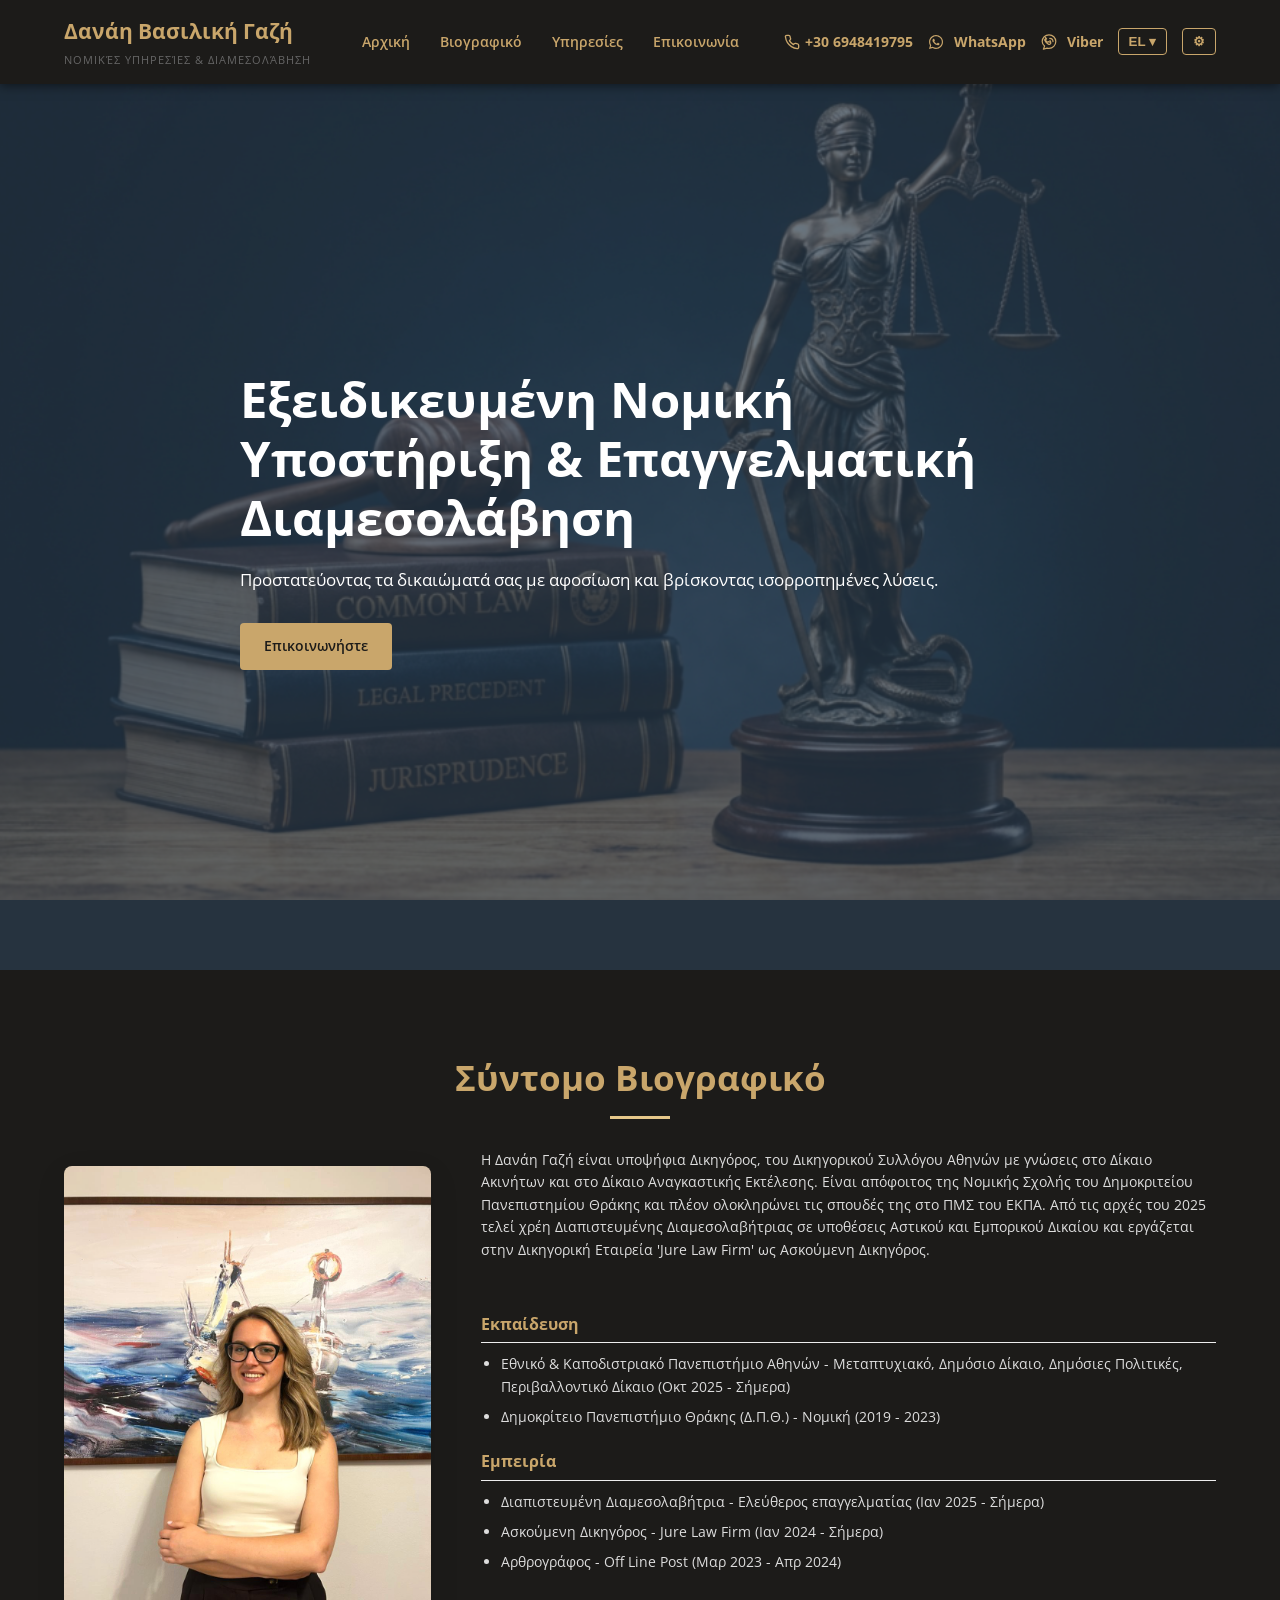
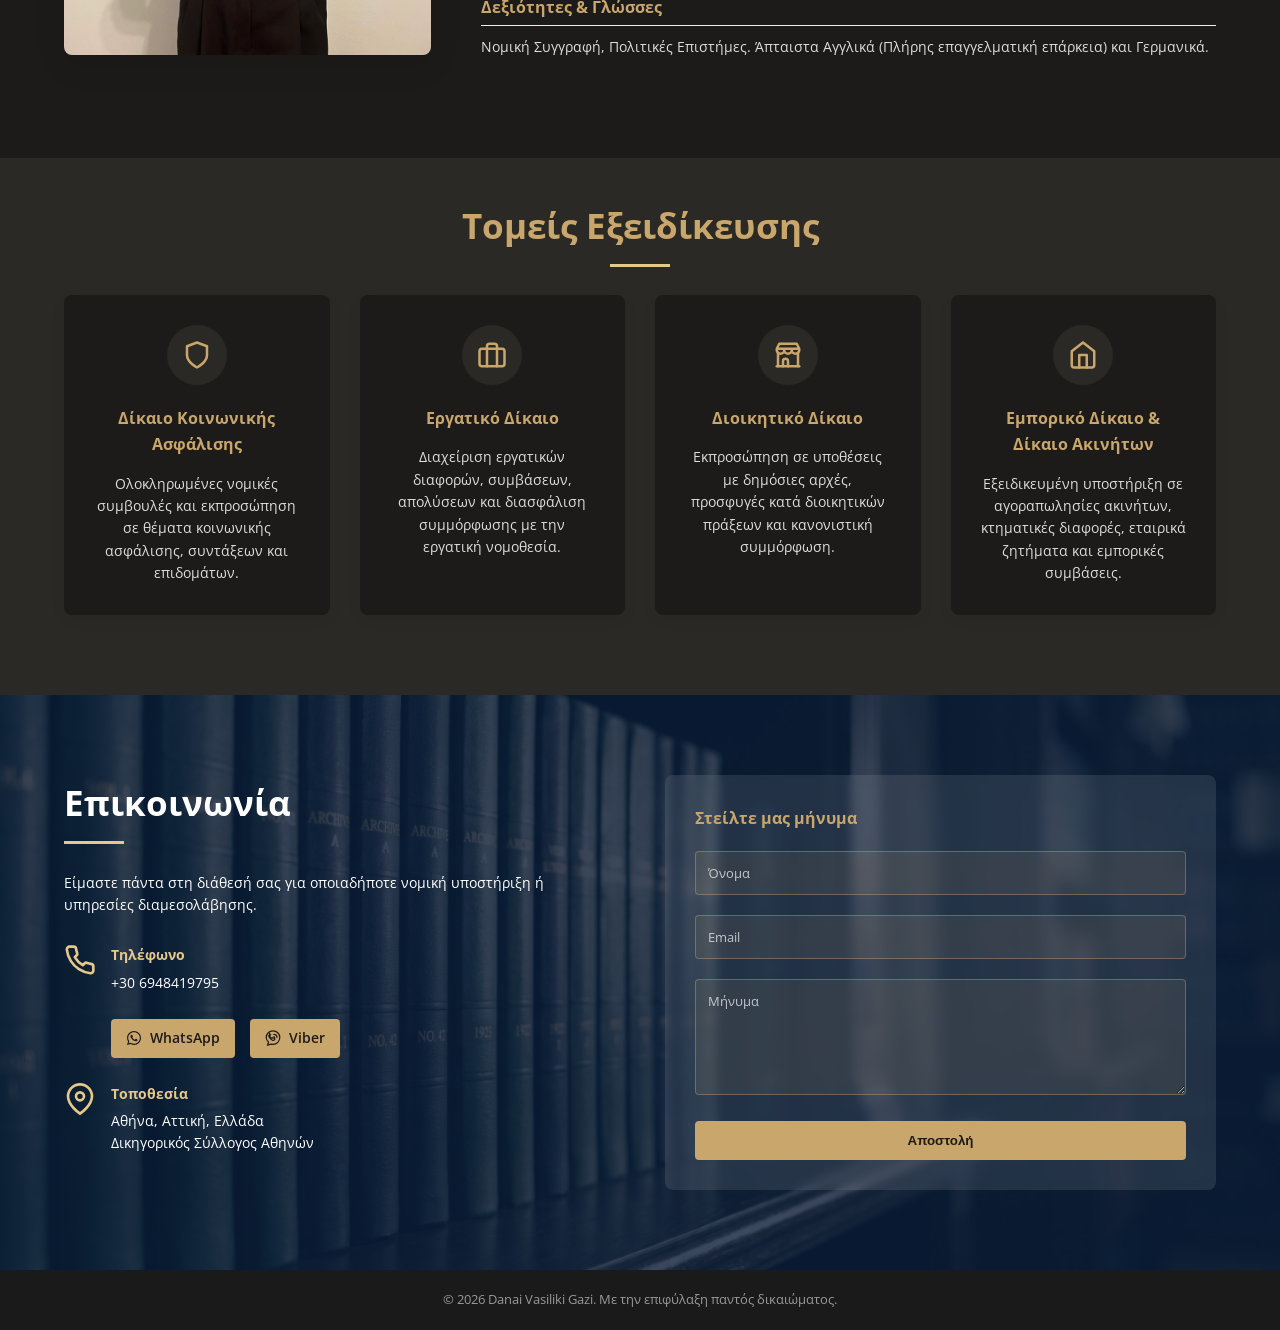
<file: danai-vasiliki-gazi/index.html>
<!DOCTYPE html>
<html lang="en">
<head>
    <meta name="google-site-verification" content="7cED5pmTlYYOZ8iL5Qbo6pSkVBy6zcgVpMgm1AXRRhg" />
    <meta charset="UTF-8">
    <meta name="viewport" content="width=device-width, initial-scale=1.0">
    <title>Danai Vasiliki Gazi - Legal Services &amp; Mediation</title>
    <meta name="description" content="Danai Vasiliki Gazi is a Trainee Lawyer and Accredited Mediator. Expert legal support and professional mediation in Athens.">
    <link rel="preload" as="image" href="dikigoros-athina-nomikes-ypiresies.jpg">
    
    <link rel="alternate" hreflang="el" href="?lang=el" />
    <link rel="alternate" hreflang="en" href="?lang=en" />
    <link rel="alternate" hreflang="de" href="?lang=de" />
    <link rel="alternate" hreflang="x-default" href="?lang=el" />

    <link rel="apple-touch-icon" sizes="180x180" href="apple-touch-icon.png">
    <link rel="icon" type="image/png" sizes="32x32" href="favicon-32x32.png">
    <link rel="icon" type="image/png" sizes="16x16" href="favicon-16x16.png">
    <link rel="icon" type="image/png" sizes="192x192" href="android-chrome-192x192.png">
    <link rel="icon" type="image/png" sizes="512x512" href="android-chrome-512x512.png">
    <link rel="icon" href="favicon.ico">

    <link rel="stylesheet" href="style.css">
    <link href="https://fonts.googleapis.com/css2?family=Open+Sans:wght@300;400;600;700&display=swap" rel="stylesheet" id="theme-font">
</head>
<body>

    <header class="site-header">
        <div class="container header-container">
            <div class="logo">
                <h1 data-i18n="logo_name">Danai Vasiliki Gazi</h1>
                <p class="subtitle" data-i18n="logo_subtitle">Legal Services &amp; Mediation</p>
            </div>
            
            <nav class="main-nav" id="main-nav">
                <ul class="nav-links">
                    <li><a href="#home" data-i18n="nav_home">Home</a></li>
                    <li><a href="#about" data-i18n="nav_about">Resume</a></li>
                    <li><a href="#services" data-i18n="nav_services">Services</a></li>
                    <li><a href="#contact" data-i18n="nav_contact">Contact</a></li>
                </ul>
                <div class="nav-actions">
                    <a href="#" class="phone-link dyn-phone-link">
                        <svg class="icon-small" viewBox="0 0 24 24" fill="none" stroke="currentColor" stroke-width="2" stroke-linecap="round" stroke-linejoin="round"><path d="M22 16.92v3a2 2 0 0 1-2.18 2 19.79 19.79 0 0 1-8.63-3.07 19.5 19.5 0 0 1-6-6 19.79 19.79 0 0 1-3.07-8.67A2 2 0 0 1 4.11 2h3a2 2 0 0 1 2 1.72 12.84 12.84 0 0 0 .7 2.81 2 2 0 0 1-.45 2.11L8.09 9.91a16 16 0 0 0 6 6l1.27-1.27a2 2 0 0 1 2.11-.45 12.84 12.84 0 0 0 2.81.7A2 2 0 0 1 22 16.92z"></path></svg>
                        <span class="dyn-phone-text"></span>
                    </a>
                    
                    <a href="#" class="phone-link dyn-wa-link social-icon-link" title="WhatsApp" target="_blank">
                        <svg class="icon-small" viewBox="0 0 448 512" fill="currentColor">
                            <path d="M380.9 97.1C339 55.1 283.2 32 223.9 32c-122.4 0-222 99.6-222 222 0 39.1 10.2 77.3 29.6 111L0 480l117.7-30.9c32.4 17.7 68.9 27 106.1 27h.1c122.3 0 224.1-99.6 224.1-222 0-59.3-25.2-115-67.1-157zm-157 341.6c-33.2 0-65.7-8.9-94-25.7l-6.7-4-69.8 18.3L72 359.2l-4.4-7c-18.5-29.4-28.2-63.3-28.2-98.2 0-101.7 82.8-184.5 184.6-184.5 49.3 0 95.6 19.2 130.4 54.1 34.8 34.9 56.2 81.2 56.1 130.5 0 101.8-84.9 184.6-186.6 184.6zm101.2-138.2c-5.5-2.8-32.8-16.2-37.9-18-5.1-1.9-8.8-2.8-12.5 2.8-3.7 5.6-14.3 18-17.6 21.8-3.2 3.7-6.5 4.2-12 1.4-32.6-16.3-54-29.1-75.5-66-5.7-9.8 5.7-9.1 16.3-30.3 1.8-3.7.9-6.9-.5-9.7-1.4-2.8-12.5-30.1-17.1-41.2-4.5-10.8-9.1-9.3-12.5-9.5-3.2-.2-6.9-.2-10.6-.2-3.7 0-9.7 1.4-14.8 6.9-5.1 5.6-19.4 19-19.4 46.3 0 27.3 19.9 53.7 22.6 57.4 2.8 3.7 39.1 59.7 94.8 83.8 35.2 15.2 49 16.5 66.6 13.9 10.7-1.6 32.8-13.4 37.4-26.4 4.6-13 4.6-24.1 3.2-26.4-1.3-2.5-5-3.9-10.5-6.6z"></path>
                        </svg>
                        <span style="margin-left: 5px;">WhatsApp</span>
                    </a>
                    <a href="#" class="phone-link dyn-viber-link social-icon-link" title="Viber" target="_blank">
                        <svg class="icon-small" viewBox="3 2 19 20" fill="none" stroke="currentColor" stroke-width="1.5" stroke-linecap="round" stroke-linejoin="round">
                            <path d="M21 11.5c0 4.69-3.81 8.5-8.5 8.5-.87 0-1.7-.13-2.5-.38L5.5 21l1.5-4C5.13 15.65 4 13.7 4 11.5 4 6.81 7.81 3 12.5 3S21 6.81 21 11.5z"></path>
                            <path d="M9.5 8c-.28-.28-.5-.5-.85-.5s-.7.22-.85.5c-.3.3-.65.7-.65 1.15s.2 1 .4 1.45c.8 1.8 2.25 3.25 4.05 4.05.45.2.95.4 1.45.4s.85-.35 1.15-.65c.15-.15.37-.57.5-.85.13-.28.13-.5.13-.57s-.22-.36-.6-.54l-1.6-.74c-.38-.18-.63-.28-.73-.13-.1.15-.38.48-.5.62-.13.15-.27.17-.65 0-1.1-.5-1.9-1.3-2.4-2.4-.17-.38-.15-.52 0-.65.14-.12.47-.4.62-.5.15-.1.05-.35-.13-.73l-.74-1.6z"></path>
                            <path d="M13.5 7.5a4 4 0 0 1 4 4"></path>
                            <path d="M13.5 10.5a1 1 0 0 1 1 1"></path>
                        </svg>
                        <span style="margin-left: 5px;">Viber</span>
                    </a>
                    
                    <div class="lang-selector">
                        <button class="lang-btn" onclick="toggleLangMenu()">EN &#9662;</button>
                        <div class="lang-dropdown" id="lang-dropdown">
                            <a href="javascript:void(0);" onclick="setLanguage('el')">EL</a>
                            <a href="javascript:void(0);" onclick="setLanguage('en')">EN</a>
                            <a href="javascript:void(0);" onclick="setLanguage('de')">DE</a>
                        </div>
                    </div>
                    
                    <div class="theme-selector">
                        <button class="theme-btn" onclick="toggleThemeMenu()" title="Theme Settings">&#9881;</button>
                        <div class="theme-dropdown" id="theme-dropdown">
                            <p>Colors</p>
                            <div class="color-options">
                                <span class="color-dot" style="background-color: #1c1b19; border: 1px solid #444;" onclick="setThemeColor('dark')" title="Dark Theme"></span>
                                <span class="color-dot" style="background-color: #ffffff; border: 1px solid #ccc;" onclick="setThemeColor('light')" title="Light Theme"></span>
                            </div>
                            <p>Font</p>
                             <div class="font-options">
                                <button onclick="setThemeFont('Open Sans')">Sans</button>
                                <button onclick="setThemeFont('Merriweather')">Serif</button>
                                <button onclick="setThemeFont('Roboto')">Roboto</button>
                                <button onclick="setThemeFont('Playfair Display')">Playfair</button>
                            </div>
                            <p>Size</p>
                            <div class="font-options" style="display: flex; gap: 5px;">
                                <button onclick="setThemeFontSize('12px')">S</button>
                                <button onclick="setThemeFontSize('14px')">M</button>
                            </div>
                        </div>
                    </div>
                </div>
            </nav>
            
            <button class="mobile-menu-btn" id="mobile-menu-btn">
                <span></span>
                <span></span>
                <span></span>
            </button>
        </div>
    </header>

    <section id="home" class="first-section" aria-label="Athens Lawyer Legal Services">
        <div class="first-overlay" role="img" aria-label="Scales of Justice and Law Books"></div>
        <div class="container first-content">
            <h2 data-i18n="hero_title">Expert Legal Support &amp; Professional Mediation</h2>
            <p data-i18n="hero_desc">Protecting your rights with dedication and finding balanced solutions.</p>
            <a href="#contact" class="btn btn-primary" data-i18n="hero_btn">Contact Me</a>
        </div>
    </section>

    <section id="about" class="about-section section-padding">
        <div class="container">
            <div class="about-section-container">
                <h2 class="section-title about-section-title" data-i18n="about_title">Brief Resume</h2>
                <div class="about-content-wrapper">
                    <div class="about-image">
                        <img src="danai-vasiliki-gazi-dikigoros.jpg" alt="Δανάη Βασιλική Γαζή - Δικηγόρος και Διαπιστευμένη Διαμεσολαβήτρια" id="profile-img">
                    </div>
                    <p class="about-intro" data-i18n="about_intro">Danai Gazi is a Trainee Lawyer at the Athens Bar Association, specializing in Real Estate Law and Enforcement Law. She is a graduate of the Democritus University of Thrace Faculty of Law and is currently completing her Master's degree at the National and Kapodistrian University of Athens. Since the beginning of 2025, she serves as an Accredited Mediator in Civil and Commercial Law cases and works at Jure Law Firm as a Legal Trainee.</p>
                    
                    <div class="resume-highlights">
                        <div class="resume-item">
                            <h3 data-i18n="about_edu">Education</h3>
                            <ul>
                                <li data-i18n="edu_nkua">National &amp; Kapodistrian University of Athens - Master's degree, Public Law, Public Policies, Environmental Law (Oct 2025 - Present)</li>
                                <li data-i18n="edu_duth">Democritus University of Thrace (D.U.Th.) - Law (2019 - 2023)</li>
                            </ul>
                        </div>
                        <div class="resume-item">
                            <h3 data-i18n="about_exp">Experience</h3>
                            <ul>
                                <li data-i18n="exp_med">Accredited Mediator - Self-employed (Jan 2025 - Present)</li>
                                <li data-i18n="exp_jure">Legal Trainee - Jure Law Firm (Jan 2024 - Present)</li>
                                <li data-i18n="exp_col">Columnist - Off Line Post (Mar 2023 - Apr 2024)</li>
                            </ul>
                        </div>
                         <div class="resume-item">
                            <h3 data-i18n="about_skills">Skills & Languages</h3>
                            <p data-i18n="skills_desc">Legal Writing, Political Science. Fluent in English (Full professional proficiency) and German.</p>
                        </div>
                    </div>
                </div>
            </div>
        </div>
    </section>

    <section id="services" class="services-section section-padding bg-light">
        <div class="container">
            <h2 class="section-title text-center" data-i18n="services_title">Areas of Practice</h2>
            <div class="services-grid">
                
                <div class="service-card">
                    <div class="service-icon">
                        <svg viewBox="0 0 24 24" fill="none" stroke="currentColor" stroke-width="2" stroke-linecap="round" stroke-linejoin="round" style="width: 30px; height: 30px; color: var(--primary-color);"><path d="M12 22s8-4 8-10V5l-8-3-8 3v7c0 6 8 10 8 10z"></path></svg>
                    </div>
                    <h3 data-i18n="serv_1_title">Social Security Law</h3>
                    <p data-i18n="serv_1_desc">Comprehensive legal advice and representation in matters concerning social security, pensions, and benefits.</p>
                </div>
                
                <div class="service-card">
                    <div class="service-icon">
                        <svg viewBox="0 0 24 24" fill="none" stroke="currentColor" stroke-width="2" stroke-linecap="round" stroke-linejoin="round" style="width: 30px; height: 30px; color: var(--primary-color);"><rect x="2" y="7" width="20" height="14" rx="2" ry="2"></rect><path d="M16 21V5a2 2 0 0 0-2-2h-4a2 2 0 0 0-2 2v16"></path></svg>
                    </div>
                    <h3 data-i18n="serv_2_title">Labor Law</h3>
                    <p data-i18n="serv_2_desc">Handling employment disputes, contracts, dismissals, and ensuring compliance with labor regulations.</p>
                </div>
                
                <div class="service-card">
                    <div class="service-icon">
                        <svg viewBox="0 0 24 24" fill="none" stroke="currentColor" stroke-width="2" stroke-linecap="round" stroke-linejoin="round" style="width: 30px; height: 30px; color: var(--primary-color);"><path d="M3 21h18"></path><path d="M3 7v1a3 3 0 0 0 6 0v-1m0 1a3 3 0 0 0 6 0v-1m0 1a3 3 0 0 0 6 0v-1h-18l2-4h14l2 4"></path><line x1="4" y1="21" x2="4" y2="10"></line><line x1="20" y1="21" x2="20" y2="10"></line><path d="M8 21v-4a2 2 0 0 1 4 0v4"></path></svg>
                    </div>
                    <h3 data-i18n="serv_3_title">Administrative Law</h3>
                    <p data-i18n="serv_3_desc">Representation in cases involving public authorities, appeals against administrative acts, and regulatory compliance.</p>
                </div>
                
                <div class="service-card">
                    <div class="service-icon">
                        <svg viewBox="0 0 24 24" fill="none" stroke="currentColor" stroke-width="2" stroke-linecap="round" stroke-linejoin="round" style="width: 30px; height: 30px; color: var(--primary-color);"><path d="M3 9l9-7 9 7v11a2 2 0 0 1-2 2H5a2 2 0 0 1-2-2z"></path><polyline points="9 22 9 12 15 12 15 22"></polyline></svg>
                    </div>
                    <h3 data-i18n="serv_4_title">Commercial & Real Estate Law</h3>
                    <p data-i18n="serv_4_desc">Specialized support in real estate transactions, property disputes, corporate matters, and commercial contracts.</p>
                </div>

            </div>
        </div>
    </section>

    <section id="contact" class="last-section" aria-label="Contact Law Office">
        <div class="last-overlay" role="img" aria-label="Law Library Books"></div>
        <div class="container last-container">
            <div class="last-content">
                <h2 class="section-title last-title" data-i18n="contact_title">Get In Touch</h2>
                <p class="last-desc" data-i18n="contact_desc">We are always at your disposal for any legal support or mediation services.</p>
                
                <div class="last-info">
                    <a href="#" class="last-info-item dyn-phone-link">
                        <svg class="icon-medium" style="color: var(--secondary-color);" viewBox="0 0 24 24" fill="none" stroke="currentColor" stroke-width="2" stroke-linecap="round" stroke-linejoin="round"><path d="M22 16.92v3a2 2 0 0 1-2.18 2 19.79 19.79 0 0 1-8.63-3.07 19.5 19.5 0 0 1-6-6 19.79 19.79 0 0 1-3.07-8.67A2 2 0 0 1 4.11 2h3a2 2 0 0 1 2 1.72 12.84 12.84 0 0 0 .7 2.81 2 2 0 0 1-.45 2.11L8.09 9.91a16 16 0 0 0 6 6l1.27-1.27a2 2 0 0 1 2.11-.45 12.84 12.84 0 0 0 2.81.7A2 2 0 0 1 22 16.92z"></path></svg>
                        <div>
                            <h4 data-i18n="contact_phone">Phone</h4>
                            <p class="dyn-phone-text"></p>
                        </div>
                    </a>
                    
                    <div class="social-contact-buttons" style="display: flex; gap: 15px; margin-bottom: 25px; margin-left: 47px;">
                        <a href="#" class="btn btn-primary dyn-wa-link social-btn-wa" target="_blank" style="display: flex; align-items: center; justify-content: center; gap: 8px; padding: 8px 15px;">
                            <svg class="icon-small" viewBox="0 0 448 512" fill="currentColor">
                                <path d="M380.9 97.1C339 55.1 283.2 32 223.9 32c-122.4 0-222 99.6-222 222 0 39.1 10.2 77.3 29.6 111L0 480l117.7-30.9c32.4 17.7 68.9 27 106.1 27h.1c122.3 0 224.1-99.6 224.1-222 0-59.3-25.2-115-67.1-157zm-157 341.6c-33.2 0-65.7-8.9-94-25.7l-6.7-4-69.8 18.3L72 359.2l-4.4-7c-18.5-29.4-28.2-63.3-28.2-98.2 0-101.7 82.8-184.5 184.6-184.5 49.3 0 95.6 19.2 130.4 54.1 34.8 34.9 56.2 81.2 56.1 130.5 0 101.8-84.9 184.6-186.6 184.6zm101.2-138.2c-5.5-2.8-32.8-16.2-37.9-18-5.1-1.9-8.8-2.8-12.5 2.8-3.7 5.6-14.3 18-17.6 21.8-3.2 3.7-6.5 4.2-12 1.4-32.6-16.3-54-29.1-75.5-66-5.7-9.8 5.7-9.1 16.3-30.3 1.8-3.7.9-6.9-.5-9.7-1.4-2.8-12.5-30.1-17.1-41.2-4.5-10.8-9.1-9.3-12.5-9.5-3.2-.2-6.9-.2-10.6-.2-3.7 0-9.7 1.4-14.8 6.9-5.1 5.6-19.4 19-19.4 46.3 0 27.3 19.9 53.7 22.6 57.4 2.8 3.7 39.1 59.7 94.8 83.8 35.2 15.2 49 16.5 66.6 13.9 10.7-1.6 32.8-13.4 37.4-26.4 4.6-13 4.6-24.1 3.2-26.4-1.3-2.5-5-3.9-10.5-6.6z"></path>
                            </svg>
                            WhatsApp
                        </a>
                        <a href="#" class="btn btn-primary dyn-viber-link social-btn-viber" target="_blank" style="display: flex; align-items: center; justify-content: center; gap: 8px; padding: 8px 15px;">
                            <svg class="icon-small" viewBox="3 2 19 20" fill="none" stroke="currentColor" stroke-width="1.5" stroke-linecap="round" stroke-linejoin="round">
                                <path d="M21 11.5c0 4.69-3.81 8.5-8.5 8.5-.87 0-1.7-.13-2.5-.38L5.5 21l1.5-4C5.13 15.65 4 13.7 4 11.5 4 6.81 7.81 3 12.5 3S21 6.81 21 11.5z"></path>
                                <path d="M9.5 8c-.28-.28-.5-.5-.85-.5s-.7.22-.85.5c-.3.3-.65.7-.65 1.15s.2 1 .4 1.45c.8 1.8 2.25 3.25 4.05 4.05.45.2.95.4 1.45.4s.85-.35 1.15-.65c.15-.15.37-.57.5-.85.13-.28.13-.5.13-.57s-.22-.36-.6-.54l-1.6-.74c-.38-.18-.63-.28-.73-.13-.1.15-.38.48-.5.62-.13.15-.27.17-.65 0-1.1-.5-1.9-1.3-2.4-2.4-.17-.38-.15-.52 0-.65.14-.12.47-.4.62-.5.15-.1.05-.35-.13-.73l-.74-1.6z"></path>
                                <path d="M13.5 7.5a4 4 0 0 1 4 4"></path>
                                <path d="M13.5 10.5a1 1 0 0 1 1 1"></path>
                            </svg>
                            Viber
                        </a>
                    </div>
                    <a href="#" class="last-info-item dyn-location-link" target="_blank">
                        <svg class="icon-medium" style="color: var(--secondary-color);" viewBox="0 0 24 24" fill="none" stroke="currentColor" stroke-width="2" stroke-linecap="round" stroke-linejoin="round"><path d="M21 10c0 7-9 13-9 13s-9-6-9-13a9 9 0 0 1 18 0z"></path><circle cx="12" cy="10" r="3"></circle></svg>
                        <div>
                            <h4 data-i18n="contact_location">Location</h4>
                            <p data-i18n="contact_address">Athens, Attiki, Greece<br>Athens Bar Association</p>
                        </div>
                    </a>
                </div>
            </div>
            
            <div class="last-form-container">
                <form id="last-form" class="last-form">
                    <h3 data-i18n="form_title" style="margin-bottom: 20px; color: var(--primary-color);">Send us a message</h3>
                    <div class="form-group">
                        <input type="text" id="name" placeholder="Name" required data-i18n-placeholder="form_name">
                    </div>
                    <div class="form-group">
                        <input type="email" id="email" placeholder="Email" required data-i18n-placeholder="form_email">
                    </div>
                    <div class="form-group">
                        <textarea id="message" rows="5" placeholder="Message" required data-i18n-placeholder="form_message"></textarea>
                    </div>
                    <button type="submit" class="btn btn-primary btn-block" data-i18n="form_submit">Send Message</button>
                </form>
            </div>
        </div>
    </section>

    <footer class="site-footer">
        <div class="container text-center">
            <p>&copy; <span id="current-year"></span> Danai Vasiliki Gazi. <span data-i18n="footer_rights">All rights reserved.</span></p>
        </div>
    </footer>

    <script src="config.js"></script>
    <script src="translations.js"></script>
    <script src="script.js"></script>
</body>
</html>
</file>
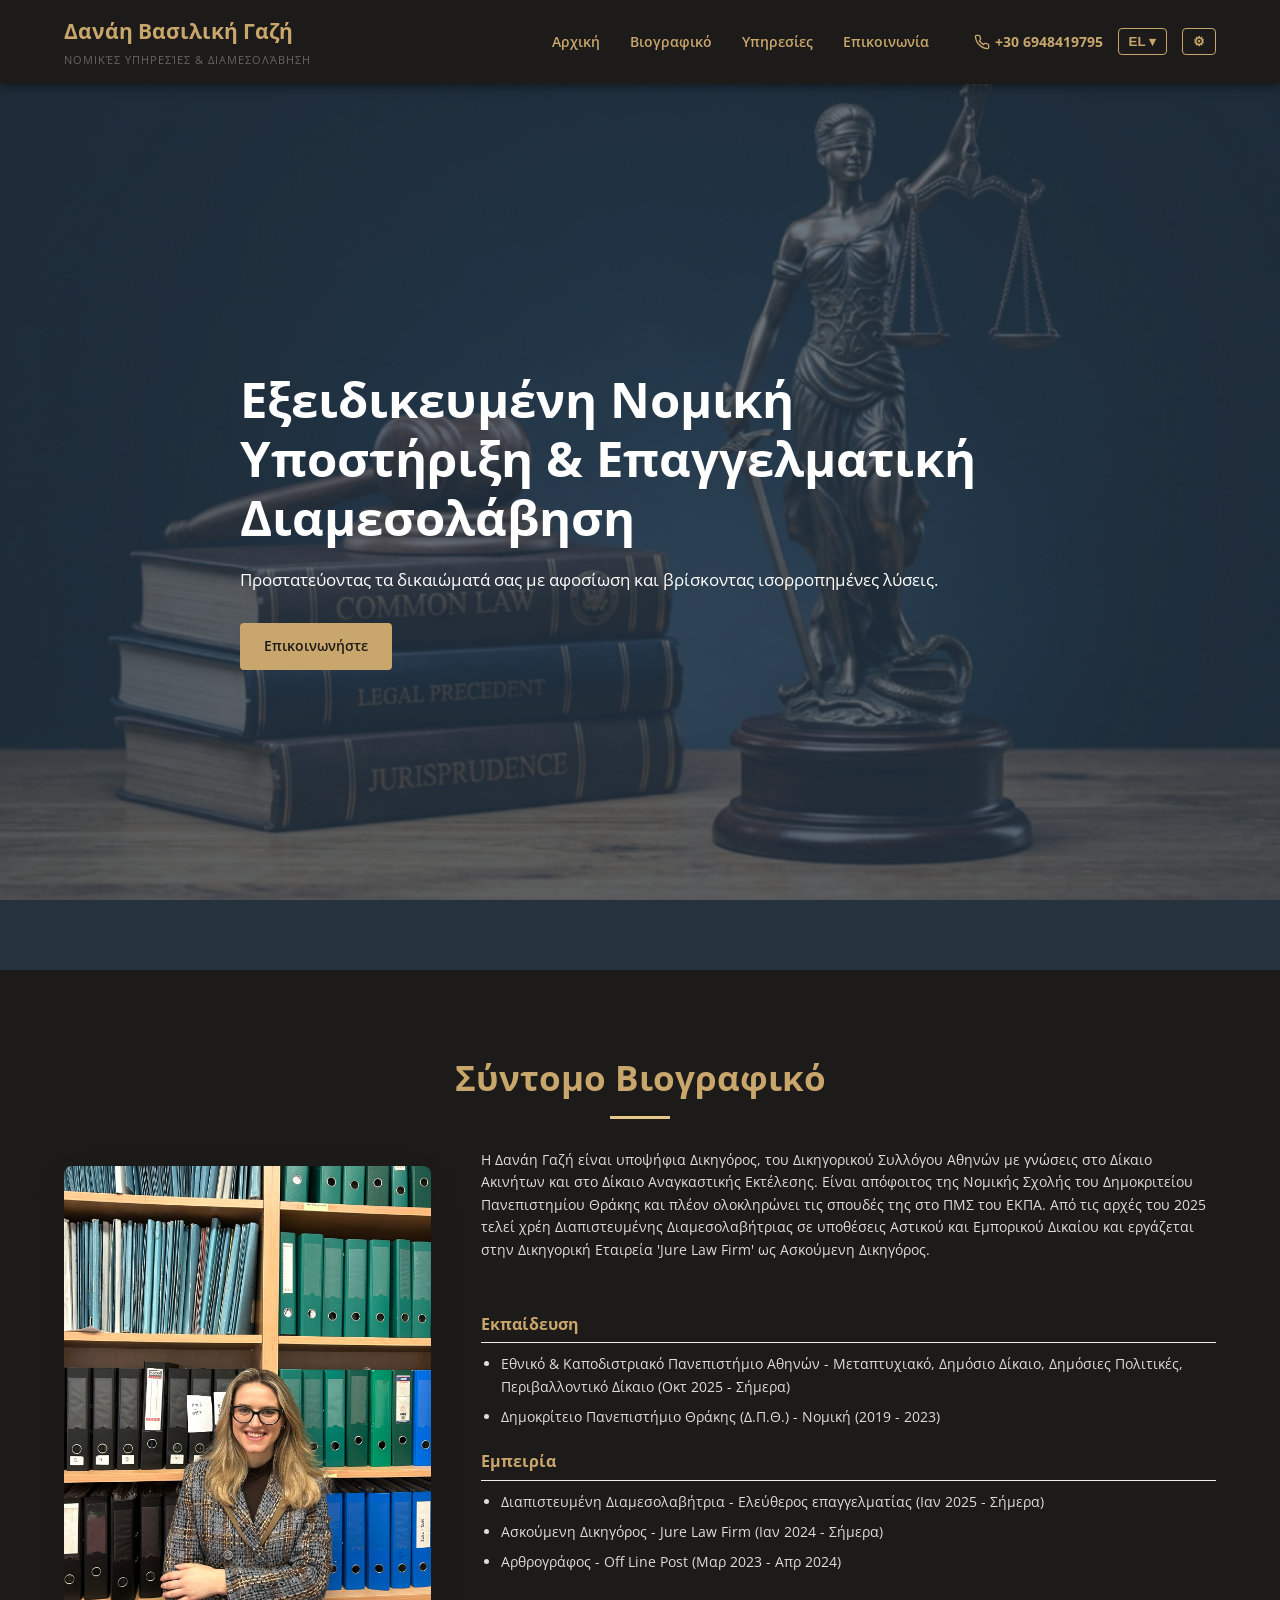
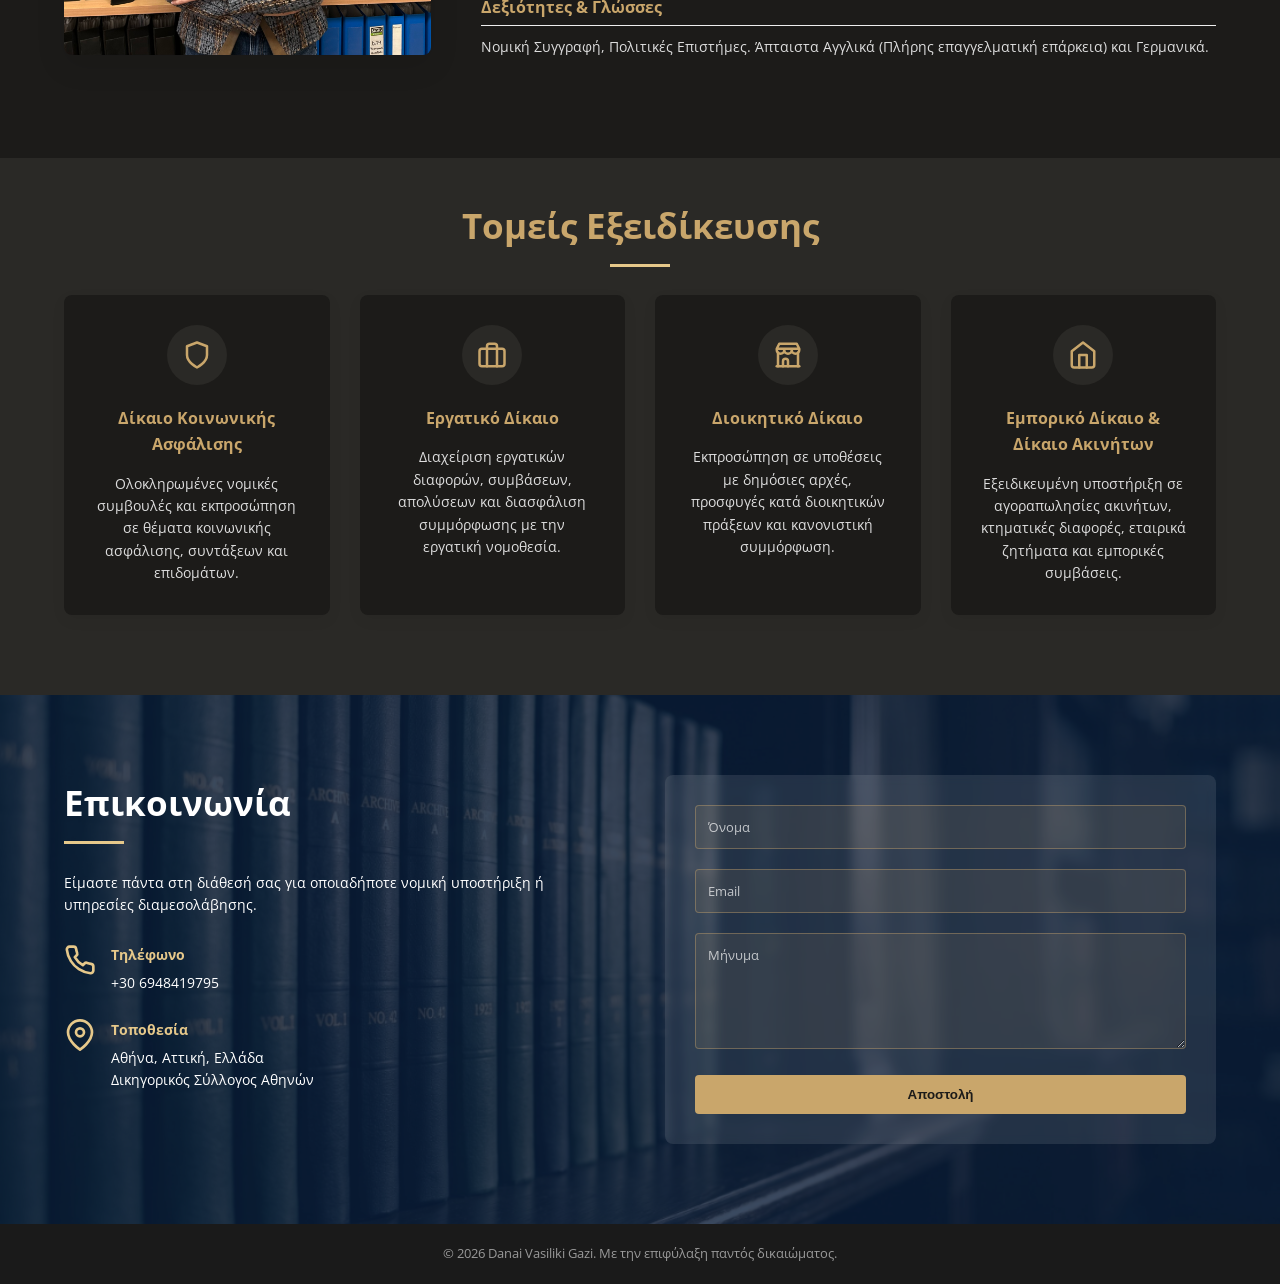
<file: pages/index.html>
<!DOCTYPE html>
<html lang="en">
<head>
    <meta charset="UTF-8">
    <meta name="viewport" content="width=device-width, initial-scale=1.0">
    <title>Danai Vasiliki Gazi - Legal Services &amp; Mediation</title>
</head>
<body>
    <!-- Setup initialized. Ready for the next steps. -->
</body>
</html><!DOCTYPE html>
<html lang="en">
<head>
    <meta charset="UTF-8">
    <meta name="viewport" content="width=device-width, initial-scale=1.0">
    <title>Danai Vasiliki Gazi - Legal Services &amp; Mediation</title>
    <link rel="stylesheet" href="style.css">
    <link href="https://fonts.googleapis.com/css2?family=Open+Sans:wght@300;400;600;700&display=swap" rel="stylesheet" id="theme-font">
</head>
<body>

    <!-- Sticky Header -->
    <header class="site-header">
        <div class="container header-container">
            <div class="logo">
                <h1 data-i18n="logo_name">Danai Vasiliki Gazi</h1>
                <p class="subtitle" data-i18n="logo_subtitle">Legal Services &amp; Mediation</p>
            </div>
            
            <nav class="main-nav" id="main-nav">
                <ul class="nav-links">
                    <li><a href="#home" data-i18n="nav_home">Home</a></li>
                    <li><a href="#about" data-i18n="nav_about">Resume</a></li>
                    <li><a href="#services" data-i18n="nav_services">Services</a></li>
                    <li><a href="#contact" data-i18n="nav_contact">Contact</a></li>
                </ul>
                <div class="nav-actions">
                    <a href="tel:+306948419795" class="phone-link">
                        <svg class="icon-small" viewBox="0 0 24 24" fill="none" stroke="currentColor" stroke-width="2" stroke-linecap="round" stroke-linejoin="round"><path d="M22 16.92v3a2 2 0 0 1-2.18 2 19.79 19.79 0 0 1-8.63-3.07 19.5 19.5 0 0 1-6-6 19.79 19.79 0 0 1-3.07-8.67A2 2 0 0 1 4.11 2h3a2 2 0 0 1 2 1.72 12.84 12.84 0 0 0 .7 2.81 2 2 0 0 1-.45 2.11L8.09 9.91a16 16 0 0 0 6 6l1.27-1.27a2 2 0 0 1 2.11-.45 12.84 12.84 0 0 0 2.81.7A2 2 0 0 1 22 16.92z"></path></svg>
                        <span>+30 6948419795</span>
                    </a>
                    
                    <div class="lang-selector">
                        <button class="lang-btn" onclick="toggleLangMenu()">EN &#9662;</button>
                        <div class="lang-dropdown" id="lang-dropdown">
                            <a href="#" onclick="setLanguage('el')">EL</a>
                            <a href="#" onclick="setLanguage('en')">EN</a>
                            <a href="#" onclick="setLanguage('de')">DE</a>
                        </div>
                    </div>
                    
                    <div class="theme-selector">
                        <button class="theme-btn" onclick="toggleThemeMenu()" title="Theme Settings">&#9881;</button>
                        <div class="theme-dropdown" id="theme-dropdown">
                            <p>Colors</p>
                            <div class="color-options">
                                <span class="color-dot" style="background-color: #1c1b19; border: 1px solid #444;" onclick="setThemeColor('dark')" title="Dark Theme"></span>
                                <span class="color-dot" style="background-color: #ffffff; border: 1px solid #ccc;" onclick="setThemeColor('light')" title="Light Theme"></span>
                            </div>
                            <p>Font</p>
                             <div class="font-options">
                                <button onclick="setThemeFont('Open Sans')">Sans</button>
                                <button onclick="setThemeFont('Merriweather')">Serif</button>
                                <button onclick="setThemeFont('Roboto')">Roboto</button>
                                <button onclick="setThemeFont('Playfair Display')">Playfair</button>
                            </div>
                            <p>Size</p>
                            <div class="font-options" style="display: flex; gap: 5px;">
                                <button onclick="setThemeFontSize('12px')">S</button>
                                <button onclick="setThemeFontSize('14px')">M</button>
                            </div>
                        </div>
                    </div>
                </div>
            </nav>
            
            <button class="mobile-menu-btn" id="mobile-menu-btn">
                <span></span>
                <span></span>
                <span></span>
            </button>
        </div>
    </header>

    <!-- Hero Section -->
    <section id="home" class="first-section">
        <div class="first-overlay"></div>
        <div class="container first-content">
            <h2 data-i18n="hero_title">Expert Legal Support &amp; Professional Mediation</h2>
            <p data-i18n="hero_desc">Protecting your rights with dedication and finding balanced solutions.</p>
            <a href="#contact" class="btn btn-primary" data-i18n="hero_btn">Contact Me</a>
        </div>
    </section>

    <!-- About Section -->
    <section id="about" class="about-section section-padding">
        <div class="container">
            <div class="about-section-container">
                <h2 class="section-title about-section-title" data-i18n="about_title">Brief Resume</h2>
                <div class="about-content-wrapper">
                    <div class="about-image">
                        <img src="IMG_2672-2.jpg" alt="Danai Vasiliki Gazi" id="profile-img" onclick="toggleProfileImage()" style="cursor: pointer; transition: opacity 0.3s ease;">
                    </div>
                    <p class="about-intro" data-i18n="about_intro">Danai Gazi is a Trainee Lawyer at the Athens Bar Association, specializing in Real Estate Law and Enforcement Law. She is a graduate of the Democritus University of Thrace Faculty of Law and is currently completing her Master's degree at the National and Kapodistrian University of Athens. Since the beginning of 2025, she serves as an Accredited Mediator in Civil and Commercial Law cases and works at Jure Law Firm as a Legal Trainee.</p>
                    
                    <div class="resume-highlights">
                        <div class="resume-item">
                            <h3 data-i18n="about_edu">Education</h3>
                            <ul>
                                <li data-i18n="edu_nkua">National &amp; Kapodistrian University of Athens - Master's degree, Public Law, Public Policies, Environmental Law (Oct 2025 - Present)</li>
                                <li data-i18n="edu_duth">Democritus University of Thrace (D.U.Th.) - Law (2019 - 2023)</li>
                            </ul>
                        </div>
                        <div class="resume-item">
                            <h3 data-i18n="about_exp">Experience</h3>
                            <ul>
                                <li data-i18n="exp_med">Accredited Mediator - Self-employed (Jan 2025 - Present)</li>
                                <li data-i18n="exp_jure">Legal Trainee - Jure Law Firm (Jan 2024 - Present)</li>
                                <li data-i18n="exp_col">Columnist - Off Line Post (Mar 2023 - Apr 2024)</li>
                            </ul>
                        </div>
                         <div class="resume-item">
                            <h3 data-i18n="about_skills">Skills & Languages</h3>
                            <p data-i18n="skills_desc">Legal Writing, Political Science. Fluent in English (Full professional proficiency) and German.</p>
                        </div>
                    </div>
                </div>
            </div>
        </div>
    </section>

    <!-- Services Section -->
    <section id="services" class="services-section section-padding bg-light">
        <div class="container">
            <h2 class="section-title text-center" data-i18n="services_title">Areas of Practice</h2>
            <div class="services-grid">
                
                <div class="service-card">
                    <div class="service-icon">
                        <svg viewBox="0 0 24 24" fill="none" stroke="currentColor" stroke-width="2" stroke-linecap="round" stroke-linejoin="round" style="width: 30px; height: 30px; color: var(--primary-color);"><path d="M12 22s8-4 8-10V5l-8-3-8 3v7c0 6 8 10 8 10z"></path></svg>
                    </div>
                    <h3 data-i18n="serv_1_title">Social Security Law</h3>
                    <p data-i18n="serv_1_desc">Comprehensive legal advice and representation in matters concerning social security, pensions, and benefits.</p>
                </div>
                
                <div class="service-card">
                    <div class="service-icon">
                        <svg viewBox="0 0 24 24" fill="none" stroke="currentColor" stroke-width="2" stroke-linecap="round" stroke-linejoin="round" style="width: 30px; height: 30px; color: var(--primary-color);"><rect x="2" y="7" width="20" height="14" rx="2" ry="2"></rect><path d="M16 21V5a2 2 0 0 0-2-2h-4a2 2 0 0 0-2 2v16"></path></svg>
                    </div>
                    <h3 data-i18n="serv_2_title">Labor Law</h3>
                    <p data-i18n="serv_2_desc">Handling employment disputes, contracts, dismissals, and ensuring compliance with labor regulations.</p>
                </div>
                
                <div class="service-card">
                    <div class="service-icon">
                        <svg viewBox="0 0 24 24" fill="none" stroke="currentColor" stroke-width="2" stroke-linecap="round" stroke-linejoin="round" style="width: 30px; height: 30px; color: var(--primary-color);"><path d="M3 21h18"></path><path d="M3 7v1a3 3 0 0 0 6 0v-1m0 1a3 3 0 0 0 6 0v-1m0 1a3 3 0 0 0 6 0v-1h-18l2-4h14l2 4"></path><line x1="4" y1="21" x2="4" y2="10"></line><line x1="20" y1="21" x2="20" y2="10"></line><path d="M8 21v-4a2 2 0 0 1 4 0v4"></path></svg>
                    </div>
                    <h3 data-i18n="serv_3_title">Administrative Law</h3>
                    <p data-i18n="serv_3_desc">Representation in cases involving public authorities, appeals against administrative acts, and regulatory compliance.</p>
                </div>
                
                <div class="service-card">
                    <div class="service-icon">
                        <svg viewBox="0 0 24 24" fill="none" stroke="currentColor" stroke-width="2" stroke-linecap="round" stroke-linejoin="round" style="width: 30px; height: 30px; color: var(--primary-color);"><path d="M3 9l9-7 9 7v11a2 2 0 0 1-2 2H5a2 2 0 0 1-2-2z"></path><polyline points="9 22 9 12 15 12 15 22"></polyline></svg>
                    </div>
                    <h3 data-i18n="serv_4_title">Commercial & Real Estate Law</h3>
                    <p data-i18n="serv_4_desc">Specialized support in real estate transactions, property disputes, corporate matters, and commercial contracts.</p>
                </div>

            </div>
        </div>
    </section>

    <!-- Contact Section -->
    <section id="contact" class="last-section">
        <div class="last-overlay"></div>
        <div class="container last-container">
            <div class="last-content">
                <h2 class="section-title last-title" data-i18n="contact_title">Get In Touch</h2>
                <p class="last-desc" data-i18n="contact_desc">We are always at your disposal for any legal support or mediation services.</p>
                
                <div class="last-info">
                    <div class="last-info-item">
                        <svg class="icon-medium" style="color: var(--secondary-color);" viewBox="0 0 24 24" fill="none" stroke="currentColor" stroke-width="2" stroke-linecap="round" stroke-linejoin="round"><path d="M22 16.92v3a2 2 0 0 1-2.18 2 19.79 19.79 0 0 1-8.63-3.07 19.5 19.5 0 0 1-6-6 19.79 19.79 0 0 1-3.07-8.67A2 2 0 0 1 4.11 2h3a2 2 0 0 1 2 1.72 12.84 12.84 0 0 0 .7 2.81 2 2 0 0 1-.45 2.11L8.09 9.91a16 16 0 0 0 6 6l1.27-1.27a2 2 0 0 1 2.11-.45 12.84 12.84 0 0 0 2.81.7A2 2 0 0 1 22 16.92z"></path></svg>
                        <div>
                            <h4 data-i18n="contact_phone">Phone</h4>
                            <p><a href="tel:+306948419795" style="color: inherit;">+30 6948419795</a></p>
                        </div>
                    </div>
                    <div class="last-info-item">
                        <svg class="icon-medium" style="color: var(--secondary-color);" viewBox="0 0 24 24" fill="none" stroke="currentColor" stroke-width="2" stroke-linecap="round" stroke-linejoin="round"><path d="M21 10c0 7-9 13-9 13s-9-6-9-13a9 9 0 0 1 18 0z"></path><circle cx="12" cy="10" r="3"></circle></svg>
                        <div>
                            <h4 data-i18n="contact_location">Location</h4>
                            <p data-i18n="contact_address">Athens, Attiki, Greece<br>Athens Bar Association</p>
                        </div>
                    </div>
                </div>
            </div>
            
            <div class="last-form-container">
                <form id="last-form" class="last-form">
                    <div class="form-group">
                        <input type="text" id="name" placeholder="Name" required data-i18n-placeholder="form_name">
                    </div>
                    <div class="form-group">
                        <input type="email" id="email" placeholder="Email" required data-i18n-placeholder="form_email">
                    </div>
                    <div class="form-group">
                        <textarea id="message" rows="5" placeholder="Message" required data-i18n-placeholder="form_message"></textarea>
                    </div>
                    <button type="submit" class="btn btn-primary btn-block" data-i18n="form_submit">Send Message</button>
                </form>
            </div>
        </div>
    </section>

    <!-- Footer -->
    <footer class="site-footer">
        <div class="container text-center">
            <p>&copy; <span id="current-year"></span> Danai Vasiliki Gazi. <span data-i18n="footer_rights">All rights reserved.</span></p>
        </div>
    </footer>

    <script src="script.js"></script>
</body>
</html>
</file>
<file: danai-vasiliki-gazi/style.css>
:root {
    color-scheme: dark;
    --primary-color: #c9a66b;
    --secondary-color: #e6c88a; 
    --text-color: #dddddd;
    --light-bg: #2a2926;
    --about-bg: #24221f;
    --white: #1c1b19;
    --shadow-color: rgba(0, 0, 0, 0.5);
    --first-overlay: rgba(44, 62, 80, 0.7);
    --last-overlay: rgba(10, 30, 60, 0.8);
    --first-text: #ffffff;
    --input-bg: rgba(201, 166, 107, 0.1);
    --input-border: rgba(201, 166, 107, 0.4);
    --font-family: 'Open Sans', sans-serif;
    --transition-speed: 0.3s;
}

html.light-theme {
    color-scheme: light;
    --primary-color: #2c3e50;
    --secondary-color: #c9a66b;
    --text-color: #333333;
    --light-bg: #ffffff;
    --about-bg: #f5f5f5;
    --white: #fdfdfd;
    --shadow-color: rgba(0, 0, 0, 0.1);
    --first-overlay: rgba(255, 255, 255, 0.85);
    --last-overlay: rgba(255, 255, 255, 0.85);
    --first-text: #2c3e50;
    --input-bg: rgba(255, 255, 255, 0.7);
    --input-border: rgba(0, 0, 0, 0.2);
}

* {
    margin: 0;
    padding: 0;
    box-sizing: border-box;
}

html {
    scroll-behavior: smooth;
    font-size: var(--base-font-size, 14px);
    transition: font-size var(--transition-speed);
}

body {
    font-family: var(--font-family);
    color: var(--text-color);
    background-color: var(--white);
    line-height: 1.6;
    overflow-x: hidden;
}

html.theme-transition body,
html.theme-transition .first-overlay,
html.theme-transition .last-overlay {
    transition: background-color var(--transition-speed), color var(--transition-speed);
}

a {
    text-decoration: none;
    color: inherit;
    transition: color var(--transition-speed);
}

ul {
    list-style: none;
}

.container {
    width: 90%;
    max-width: 1200px;
    margin: 0 auto;
}

.section-padding {
    padding: 80px 0;
}

.bg-light {
    background-color: var(--light-bg);
}

.text-center {
    text-align: center;
}

.section-title {
    font-size: 2.5rem;
    color: var(--primary-color);
    margin-bottom: 2rem;
    position: relative;
}

.section-title::after {
    content: '';
    display: block;
    width: 60px;
    height: 3px;
    background-color: var(--secondary-color);
    margin-top: 10px;
}

.text-center.section-title::after {
    margin: 10px auto 0;
}

.btn {
    display: inline-block;
    padding: 12px 24px;
    border-radius: 4px;
    font-weight: 600;
    cursor: pointer;
    border: none;
    transition: all var(--transition-speed);
}

.btn-primary {
    background-color: var(--primary-color);
    color: var(--white);
}

.btn-primary:hover {
    background-color: var(--secondary-color);
    color: var(--primary-color);
}

.btn-block {
    width: 100%;
}

.icon-small {
    width: 16px;
    height: 16px;
}

.icon-medium {
    width: 32px;
    height: 32px;
}

.filter-white {
    filter: invert(100%) sepia(0%) saturate(7500%) hue-rotate(289deg) brightness(115%) contrast(105%);
}

.site-header {
    position: fixed;
    top: 0;
    left: 0;
    width: 100%;
    background-color: var(--white);
    box-shadow: 0 2px 10px var(--shadow-color);
    z-index: 1000;
    padding: 15px 0;
    transition: all var(--transition-speed);
}

.site-header.scrolled {
    padding: 10px 0;
    box-shadow: 0 6px 20px var(--shadow-color);
}

.header-container {
    display: flex;
    justify-content: space-between;
    align-items: center;
}

.logo h1 {
    font-size: 1.5rem;
    color: var(--primary-color);
    margin-bottom: 2px;
}

.logo .subtitle {
    font-size: 0.8rem;
    color: #666;
    text-transform: uppercase;
    letter-spacing: 1px;
}

.main-nav {
    display: flex;
    align-items: center;
}

.nav-links {
    display: flex;
    margin-right: 30px;
}

.nav-links li {
    margin: 0 15px;
}

.nav-links a {
    font-weight: 600;
    color: var(--primary-color);
}

.nav-links a:hover {
    color: var(--secondary-color);
}

.nav-actions {
    display: flex;
    align-items: center;
    gap: 15px;
}

.phone-link {
    display: flex;
    align-items: center;
    gap: 5px;
    font-weight: 700;
    color: var(--primary-color);
}

.lang-selector, .theme-selector {
    position: relative;
}

.lang-btn, .theme-btn {
    background: none;
    border: 1px solid var(--primary-color);
    color: var(--primary-color);
    padding: 5px 10px;
    border-radius: 4px;
    cursor: pointer;
    font-weight: 600;
    transition: all var(--transition-speed);
}

.lang-dropdown, .theme-dropdown {
    display: none;
    position: absolute;
    top: 100%;
    right: 0;
    background: var(--white);
    border: 1px solid var(--shadow-color);
    box-shadow: 0 4px 15px var(--shadow-color);
    border-radius: 4px;
    padding: 10px;
    min-width: 130px;
    z-index: 10;
}

.theme-dropdown {
    max-height: 60vh;
    overflow-y: auto;
}

.lang-dropdown.show, .theme-dropdown.show {
    display: block;
}

.lang-dropdown a {
    display: block;
    padding: 8px 10px;
    color: var(--text-color);
}

.lang-dropdown a:hover {
    background-color: var(--light-bg);
}

.theme-dropdown p {
    font-size: 0.85rem;
    font-weight: bold;
    margin-bottom: 5px;
    margin-top: 10px;
}
.theme-dropdown p:first-child { margin-top:0; }

.color-options {
    display: flex;
    gap: 10px;
    margin-bottom: 10px;
}

.color-dot {
    width: 20px;
    height: 20px;
    border-radius: 50%;
    cursor: pointer;
    border: 2px solid transparent;
}
.color-dot:hover { border-color: #999; }

.font-options button {
    display: block;
    width: 100%;
    padding: 5px;
    margin-bottom: 5px;
    background: var(--light-bg);
    color: var(--text-color);
    border: 1px solid var(--shadow-color);
    cursor: pointer;
    transition: background var(--transition-speed);
}

.font-options button:hover {
    background: var(--primary-color);
    color: var(--white);
}

.mobile-menu-btn {
    display: none;
    flex-direction: column;
    justify-content: space-between;
    width: 30px;
    height: 21px;
    background: transparent;
    border: none;
    cursor: pointer;
}

.mobile-menu-btn span {
    width: 100%;
    height: 3px;
    background-color: var(--primary-color);
    border-radius: 3px;
    transition: all 0.3s;
}

.first-section {
    position: relative;
    height: 100vh;
    min-height: 600px;
    display: flex;
    align-items: center;
    background-image: url('dikigoros-athina-nomikes-ypiresies.jpg');
    background-size: cover;
    background-position: center top;
    background-attachment: fixed;
    margin-top: 70px;
}

.first-overlay {
    position: absolute;
    top: 0;
    left: 0;
    width: 100%;
    height: 100%;
    background-color: var(--first-overlay);
}

.first-content {
    position: relative;
    z-index: 1;
    color: var(--first-text);
    max-width: 800px;
    transition: color var(--transition-speed);
}

.first-content h2 {
    font-size: 3.5rem;
    margin-bottom: 20px;
    line-height: 1.2;
}

.first-content p {
    font-size: 1.2rem;
    margin-bottom: 30px;
}

.about-section-title {
    text-align: center;
}

.about-section-title::after {
    margin: 10px auto 30px;
}

.about-content-wrapper {
    display: grid;
    grid-template-columns: 1fr 2fr;
    gap: 20px 50px;
    align-items: center;
}

.about-image {
    grid-column: 1 / 2;
    grid-row: 1 / 3;
}

.about-intro {
    grid-column: 2 / 3;
    grid-row: 1 / 2;
    align-self: end;
}

.resume-highlights {
    grid-column: 2 / 3;
    grid-row: 2 / 3;
    align-self: start;
    margin-top: 0;
}

.about-image img {
    width: 100%;
    border-radius: 8px;
    box-shadow: 0 10px 30px rgba(0,0,0,0.1);
}

.resume-highlights {
    margin-top: 30px;
}

.resume-item {
    margin-bottom: 20px;
}

.resume-item h3 {
    color: var(--primary-color);
    margin-bottom: 10px;
    border-bottom: 1px solid #eee;
    padding-bottom: 5px;
}

.resume-item ul {
    list-style-type: disc;
    margin-left: 20px;
}

.resume-item li {
    margin-bottom: 8px;
}

.services-section {
    padding-top: 40px;
}

.services-grid {
    display: grid;
    grid-template-columns: repeat(4, 1fr);
    gap: 30px;
}

@media (max-width: 1024px) {
    .services-grid {
        grid-template-columns: repeat(2, 1fr);
    }
}

@media (max-width: 600px) {
    .services-grid {
        grid-template-columns: 1fr;
    }
}

.service-card {
    background: var(--white);
    padding: 30px;
    border-radius: 8px;
    box-shadow: 0 5px 15px rgba(0,0,0,0.05);
    text-align: center;
    transition: transform var(--transition-speed);
}

.service-card:hover {
    transform: translateY(-10px);
}

.service-icon {
    width: 60px;
    height: 60px;
    margin: 0 auto 20px;
    background-color: var(--light-bg);
    border-radius: 50%;
    display: flex;
    align-items: center;
    justify-content: center;
}

.service-icon img {
    width: 30px;
    height: 30px;
}

.service-card h3 {
    color: var(--primary-color);
    margin-bottom: 15px;
}

.last-section {
    position: relative;
    padding: 80px 0;
    background-image: url('diamesolavisi-epikoinonia-dikigoriko-grafeio.jpg');
    background-size: cover;
    background-position: center;
    color: var(--first-text);
    transition: color var(--transition-speed);
}

.last-overlay {
    position: absolute;
    top: 0;
    left: 0;
    width: 100%;
    height: 100%;
    background-color: var(--last-overlay);
}

.last-title {
    color: var(--first-text) !important;
}

.last-desc {
    color: var(--first-text);
    margin-bottom: 2rem;
}

.last-container {
    position: relative;
    z-index: 1;
    display: grid;
    grid-template-columns: 1fr 1fr;
    gap: 50px;
}

.last-info-item {
    display: flex;
    gap: 15px;
    margin-bottom: 25px;
}

.last-info-item h4 {
    margin-bottom: 5px;
    color: var(--secondary-color);
}

.last-form {
    background: rgba(255, 255, 255, 0.1);
    padding: 30px;
    border-radius: 8px;
    backdrop-filter: blur(5px);
}

.form-group {
    margin-bottom: 20px;
}

.form-group input,
.form-group textarea {
    width: 100%;
    padding: 12px;
    border: 1px solid var(--input-border);
    background: var(--input-bg);
    color: var(--first-text);
    border-radius: 4px;
    font-family: inherit;
    transition: all 0.3s ease;
}

.form-group input::placeholder,
.form-group textarea::placeholder {
    color: var(--first-text);
    opacity: 0.7;
}

.form-group input:focus,
.form-group textarea:focus {
    outline: none;
    border-color: var(--primary-color);
    background: rgba(201, 166, 107, 0.2);
}

.site-footer {
    background-color: #1a1a1a;
    color: #999;
    padding: 20px 0;
    font-size: 0.9rem;
}

@media (max-width: 992px) {
    .about-section-title {
        text-align: left;
    }

    .about-section-title::after {
        margin: 10px 0 30px 0;
    }

    .about-content-wrapper {
        display: block;
    }

    .about-content-wrapper::after {
        content: "";
        display: table;
        clear: both;
    }

    .about-image {
        float: left;
        width: 40%;
        margin: 0 20px 5px 0;
    }
    
    .about-intro {
        margin-bottom: 10px;
    }

    .resume-highlights {
        clear: both;
        padding-top: 10px;
    }

    .last-container {
        grid-template-columns: 1fr;
    }
    
    .first-content h2 {
        font-size: 2.5rem;
    }
}

@media (max-width: 600px) {
    .about-image {
        width: 45%;
        margin: 5px 15px 5px 0;
    }
    
    .logo h1 {
        font-size: 1.25rem;
    }
    
    .logo .subtitle {
        font-size: 0.7rem;
    }
}

@media (max-width: 1150px) {
    .mobile-menu-btn {
        display: flex;
    }
    
    .main-nav {
        position: fixed;
        top: 70px;
        left: -100%;
        width: 100%;
        height: calc(100vh - 70px);
        background-color: var(--white);
        flex-direction: column;
        align-items: flex-start;
        padding: 30px;
        transition: left 0.3s ease;
        overflow-y: auto;
    }
    
    .main-nav.active {
        left: 0;
    }
    
    .nav-links {
        flex-direction: column;
        margin-right: 0;
        margin-bottom: 30px;
        width: 100%;
    }
    
    .nav-links li {
        margin: 15px 0;
        width: 100%;
    }
    
    .nav-actions {
        flex-direction: column;
        align-items: flex-start;
        width: 100%;
    }
    
    .lang-dropdown,
    .theme-dropdown {
        left: 0;
        right: auto;
    }
    
    .first-section {
        margin-top: 60px;
    }
}
</file>
<file: pages/style.css>
/* CSS Variables for Theming */
:root {
    /* Dark Theme (Default) */
    color-scheme: dark;
    --primary-color: #c9a66b;
    --secondary-color: #e6c88a; 
    --text-color: #dddddd;
    --light-bg: #2a2926;
    --about-bg: #24221f;
    --white: #1c1b19;
    --shadow-color: rgba(0, 0, 0, 0.5);
    --first-overlay: rgba(44, 62, 80, 0.7);
    --last-overlay: rgba(10, 30, 60, 0.8);
    --first-text: #ffffff;
    --input-bg: rgba(201, 166, 107, 0.1);
    --input-border: rgba(201, 166, 107, 0.4);
    --font-family: 'Open Sans', sans-serif;
    --transition-speed: 0.3s;
}

html.light-theme {
    /* Bright Light Theme */
    color-scheme: light;
    --primary-color: #2c3e50;
    --secondary-color: #c9a66b;
    --text-color: #333333;
    --light-bg: #ffffff;
    --about-bg: #f5f5f5;
    --white: #fdfdfd;
    --shadow-color: rgba(0, 0, 0, 0.1);
    --first-overlay: rgba(255, 255, 255, 0.85);
    --last-overlay: rgba(255, 255, 255, 0.85);
    --first-text: #2c3e50;
    --input-bg: rgba(255, 255, 255, 0.7);
    --input-border: rgba(0, 0, 0, 0.2);
}

/* Reset & Basics */
* {
    margin: 0;
    padding: 0;
    box-sizing: border-box;
}

html {
    scroll-behavior: smooth;
    font-size: var(--base-font-size, 14px);
    transition: font-size var(--transition-speed);
}

body {
    font-family: var(--font-family);
    color: var(--text-color);
    background-color: var(--white);
    line-height: 1.6;
    overflow-x: hidden;
}

/* Dynamic transition class applied ONLY when switching themes via button */
html.theme-transition body,
html.theme-transition .first-overlay,
html.theme-transition .last-overlay {
    transition: background-color var(--transition-speed), color var(--transition-speed);
}

a {
    text-decoration: none;
    color: inherit;
    transition: color var(--transition-speed);
}

ul {
    list-style: none;
}

.container {
    width: 90%;
    max-width: 1200px;
    margin: 0 auto;
}

.section-padding {
    padding: 80px 0;
}

.bg-light {
    background-color: var(--light-bg);
}

.text-center {
    text-align: center;
}

.section-title {
    font-size: 2.5rem;
    color: var(--primary-color);
    margin-bottom: 2rem;
    position: relative;
}

.section-title::after {
    content: '';
    display: block;
    width: 60px;
    height: 3px;
    background-color: var(--secondary-color);
    margin-top: 10px;
}

.text-center.section-title::after {
    margin: 10px auto 0;
}

/* Buttons */
.btn {
    display: inline-block;
    padding: 12px 24px;
    border-radius: 4px;
    font-weight: 600;
    cursor: pointer;
    border: none;
    transition: all var(--transition-speed);
}

.btn-primary {
    background-color: var(--primary-color);
    color: var(--white);
}

.btn-primary:hover {
    background-color: var(--secondary-color);
    color: var(--primary-color);
}

.btn-block {
    width: 100%;
}

/* Icons */
.icon-small {
    width: 16px;
    height: 16px;
}

.icon-medium {
    width: 32px;
    height: 32px;
}

.filter-white {
    filter: invert(100%) sepia(0%) saturate(7500%) hue-rotate(289deg) brightness(115%) contrast(105%);
}

/* Header & Navigation */
.site-header {
    position: fixed;
    top: 0;
    left: 0;
    width: 100%;
    background-color: var(--white);
    box-shadow: 0 2px 10px var(--shadow-color);
    z-index: 1000;
    padding: 15px 0;
    transition: all var(--transition-speed);
}

.site-header.scrolled {
    padding: 10px 0;
    box-shadow: 0 6px 20px var(--shadow-color);
}

.header-container {
    display: flex;
    justify-content: space-between;
    align-items: center;
}

.logo h1 {
    font-size: 1.5rem;
    color: var(--primary-color);
    margin-bottom: 2px;
}

.logo .subtitle {
    font-size: 0.8rem;
    color: #666;
    text-transform: uppercase;
    letter-spacing: 1px;
}

.main-nav {
    display: flex;
    align-items: center;
}

.nav-links {
    display: flex;
    margin-right: 30px;
}

.nav-links li {
    margin: 0 15px;
}

.nav-links a {
    font-weight: 600;
    color: var(--primary-color);
}

.nav-links a:hover {
    color: var(--secondary-color);
}

.nav-actions {
    display: flex;
    align-items: center;
    gap: 15px;
}

.phone-link {
    display: flex;
    align-items: center;
    gap: 5px;
    font-weight: 700;
    color: var(--primary-color);
}

/* Dropdowns */
.lang-selector, .theme-selector {
    position: relative;
}

.lang-btn, .theme-btn {
    background: none;
    border: 1px solid var(--primary-color);
    color: var(--primary-color);
    padding: 5px 10px;
    border-radius: 4px;
    cursor: pointer;
    font-weight: 600;
    transition: all var(--transition-speed);
}

.lang-dropdown, .theme-dropdown {
    display: none;
    position: absolute;
    top: 100%;
    right: 0;
    background: var(--white);
    border: 1px solid var(--shadow-color);
    box-shadow: 0 4px 15px var(--shadow-color);
    border-radius: 4px;
    padding: 10px;
    min-width: 130px;
    z-index: 10;
}

.theme-dropdown {
    max-height: 60vh;
    overflow-y: auto;
}

.lang-dropdown.show, .theme-dropdown.show {
    display: block;
}

.lang-dropdown a {
    display: block;
    padding: 8px 10px;
    color: var(--text-color);
}

.lang-dropdown a:hover {
    background-color: var(--light-bg);
}

.theme-dropdown p {
    font-size: 0.85rem;
    font-weight: bold;
    margin-bottom: 5px;
    margin-top: 10px;
}
.theme-dropdown p:first-child { margin-top:0; }

.color-options {
    display: flex;
    gap: 10px;
    margin-bottom: 10px;
}

.color-dot {
    width: 20px;
    height: 20px;
    border-radius: 50%;
    cursor: pointer;
    border: 2px solid transparent;
}
.color-dot:hover { border-color: #999; }

.font-options button {
    display: block;
    width: 100%;
    padding: 5px;
    margin-bottom: 5px;
    background: var(--light-bg);
    color: var(--text-color);
    border: 1px solid var(--shadow-color);
    cursor: pointer;
    transition: background var(--transition-speed);
}

.font-options button:hover {
    background: var(--primary-color);
    color: var(--white);
}

/* Mobile Menu Button */
.mobile-menu-btn {
    display: none;
    flex-direction: column;
    justify-content: space-between;
    width: 30px;
    height: 21px;
    background: transparent;
    border: none;
    cursor: pointer;
}

.mobile-menu-btn span {
    width: 100%;
    height: 3px;
    background-color: var(--primary-color);
    border-radius: 3px;
    transition: all 0.3s;
}

/* Hero Section */
.first-section {
    position: relative;
    height: 100vh;
    min-height: 600px;
    display: flex;
    align-items: center;
    background-image: url('7663534787.PNG'); /* Fallback/Placeholder */
    background-size: cover;
    background-position: center;
    background-attachment: fixed;
    margin-top: 70px; /* Offset for header */
}

.first-overlay {
    position: absolute;
    top: 0;
    left: 0;
    width: 100%;
    height: 100%;
    background-color: var(--first-overlay);
}

.first-content {
    position: relative;
    z-index: 1;
    color: var(--first-text);
    max-width: 800px;
    transition: color var(--transition-speed);
}

.first-content h2 {
    font-size: 3.5rem;
    margin-bottom: 20px;
    line-height: 1.2;
}

.first-content p {
    font-size: 1.2rem;
    margin-bottom: 30px;
}

/* About Section */
.about-section-title {
    text-align: center;
}

.about-section-title::after {
    margin: 10px auto 30px;
}

.about-content-wrapper {
    display: grid;
    grid-template-columns: 1fr 2fr;
    gap: 20px 50px;
    align-items: center;
}

.about-image {
    grid-column: 1 / 2;
    grid-row: 1 / 3;
}

.about-intro {
    grid-column: 2 / 3;
    grid-row: 1 / 2;
    align-self: end;
}

.resume-highlights {
    grid-column: 2 / 3;
    grid-row: 2 / 3;
    align-self: start;
    margin-top: 0;
}

.about-image img {
    width: 100%;
    border-radius: 8px;
    box-shadow: 0 10px 30px rgba(0,0,0,0.1);
}

.resume-highlights {
    margin-top: 30px;
}

.resume-item {
    margin-bottom: 20px;
}

.resume-item h3 {
    color: var(--primary-color);
    margin-bottom: 10px;
    border-bottom: 1px solid #eee;
    padding-bottom: 5px;
}

.resume-item ul {
    list-style-type: disc;
    margin-left: 20px;
}

.resume-item li {
    margin-bottom: 8px;
}

/* Services Section */
.services-section {
    padding-top: 40px;
}

.services-grid {
    display: grid;
    grid-template-columns: repeat(4, 1fr);
    gap: 30px;
}

@media (max-width: 1024px) {
    .services-grid {
        grid-template-columns: repeat(2, 1fr);
    }
}

@media (max-width: 600px) {
    .services-grid {
        grid-template-columns: 1fr;
    }
}

.service-card {
    background: var(--white);
    padding: 30px;
    border-radius: 8px;
    box-shadow: 0 5px 15px rgba(0,0,0,0.05);
    text-align: center;
    transition: transform var(--transition-speed);
}

.service-card:hover {
    transform: translateY(-10px);
}

.service-icon {
    width: 60px;
    height: 60px;
    margin: 0 auto 20px;
    background-color: var(--light-bg);
    border-radius: 50%;
    display: flex;
    align-items: center;
    justify-content: center;
}

.service-icon img {
    width: 30px;
    height: 30px;
}

.service-card h3 {
    color: var(--primary-color);
    margin-bottom: 15px;
}

/* Contact Section */
.last-section {
    position: relative;
    padding: 80px 0;
    background-image: url('47894578989787.PNG'); /* Fallback/Placeholder */
    background-size: cover;
    background-position: center;
    color: var(--first-text);
    transition: color var(--transition-speed);
}

.last-overlay {
    position: absolute;
    top: 0;
    left: 0;
    width: 100%;
    height: 100%;
    background-color: var(--last-overlay);
}

.last-title {
    color: var(--first-text) !important;
}

.last-desc {
    color: var(--first-text);
    margin-bottom: 2rem;
}

.last-container {
    position: relative;
    z-index: 1;
    display: grid;
    grid-template-columns: 1fr 1fr;
    gap: 50px;
}

.last-info-item {
    display: flex;
    gap: 15px;
    margin-bottom: 25px;
}

.last-info-item h4 {
    margin-bottom: 5px;
    color: var(--secondary-color);
}

.last-form {
    background: rgba(255, 255, 255, 0.1);
    padding: 30px;
    border-radius: 8px;
    backdrop-filter: blur(5px);
}

.form-group {
    margin-bottom: 20px;
}

.form-group input,
.form-group textarea {
    width: 100%;
    padding: 12px;
    border: 1px solid var(--input-border);
    background: var(--input-bg);
    color: var(--first-text);
    border-radius: 4px;
    font-family: inherit;
    transition: all 0.3s ease;
}

.form-group input::placeholder,
.form-group textarea::placeholder {
    color: var(--first-text);
    opacity: 0.7;
}

.form-group input:focus,
.form-group textarea:focus {
    outline: none;
    border-color: var(--primary-color);
    background: rgba(201, 166, 107, 0.2);
}

/* Footer */
.site-footer {
    background-color: #1a1a1a;
    color: #999;
    padding: 20px 0;
    font-size: 0.9rem;
}

/* Responsive Design */
@media (max-width: 992px) {
    .about-section-title {
        text-align: left;
    }

    .about-section-title::after {
        margin: 10px 0 30px 0;
    }

    .about-content-wrapper {
        display: block;
    }

    .about-content-wrapper::after {
        content: "";
        display: table;
        clear: both;
    }

    .about-image {
        float: left;
        width: 40%;
        margin: 0 20px 5px 0;
    }
    
    .about-intro {
        margin-bottom: 10px;
    }

    .resume-highlights {
        clear: both;
        padding-top: 10px;
    }

    .last-container {
        grid-template-columns: 1fr;
    }
    
    .first-content h2 {
        font-size: 2.5rem;
    }
}

@media (max-width: 600px) {
    .about-image {
        width: 45%;
        margin: 5px 15px 5px 0;
    }
}

@media (max-width: 768px) {
    .mobile-menu-btn {
        display: flex;
    }
    
    .main-nav {
        position: fixed;
        top: 70px;
        left: -100%;
        width: 100%;
        height: calc(100vh - 70px);
        background-color: var(--white);
        flex-direction: column;
        align-items: flex-start;
        padding: 30px;
        transition: left 0.3s ease;
        overflow-y: auto;
    }
    
    .main-nav.active {
        left: 0;
    }
    
    .nav-links {
        flex-direction: column;
        margin-right: 0;
        margin-bottom: 30px;
        width: 100%;
    }
    
    .nav-links li {
        margin: 15px 0;
        width: 100%;
    }
    
    .nav-actions {
        flex-direction: column;
        align-items: flex-start;
        width: 100%;
    }
    
    /* Fix dropdown menus overflow on mobile screens */
    .lang-dropdown,
    .theme-dropdown {
        left: 0;
        right: auto;
    }
    
    .first-section {
        margin-top: 60px;
    }
}
</file>
